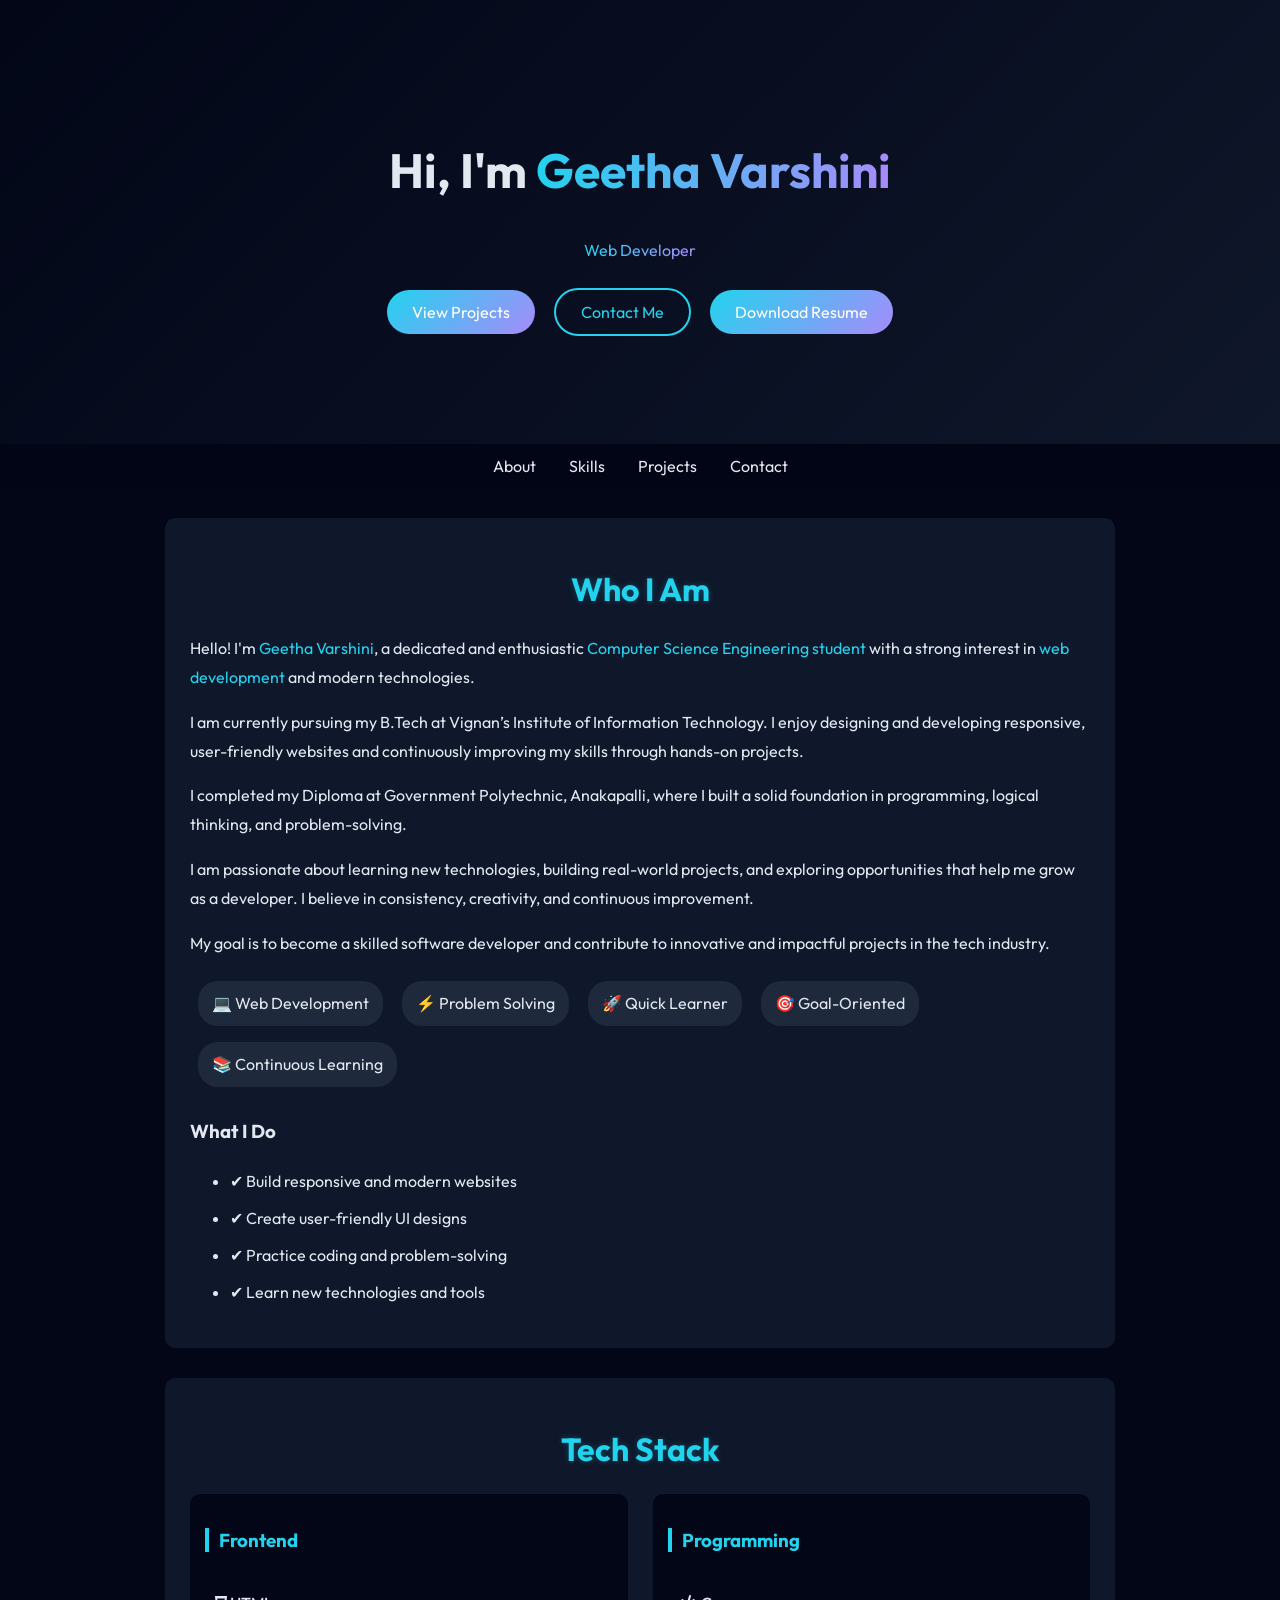
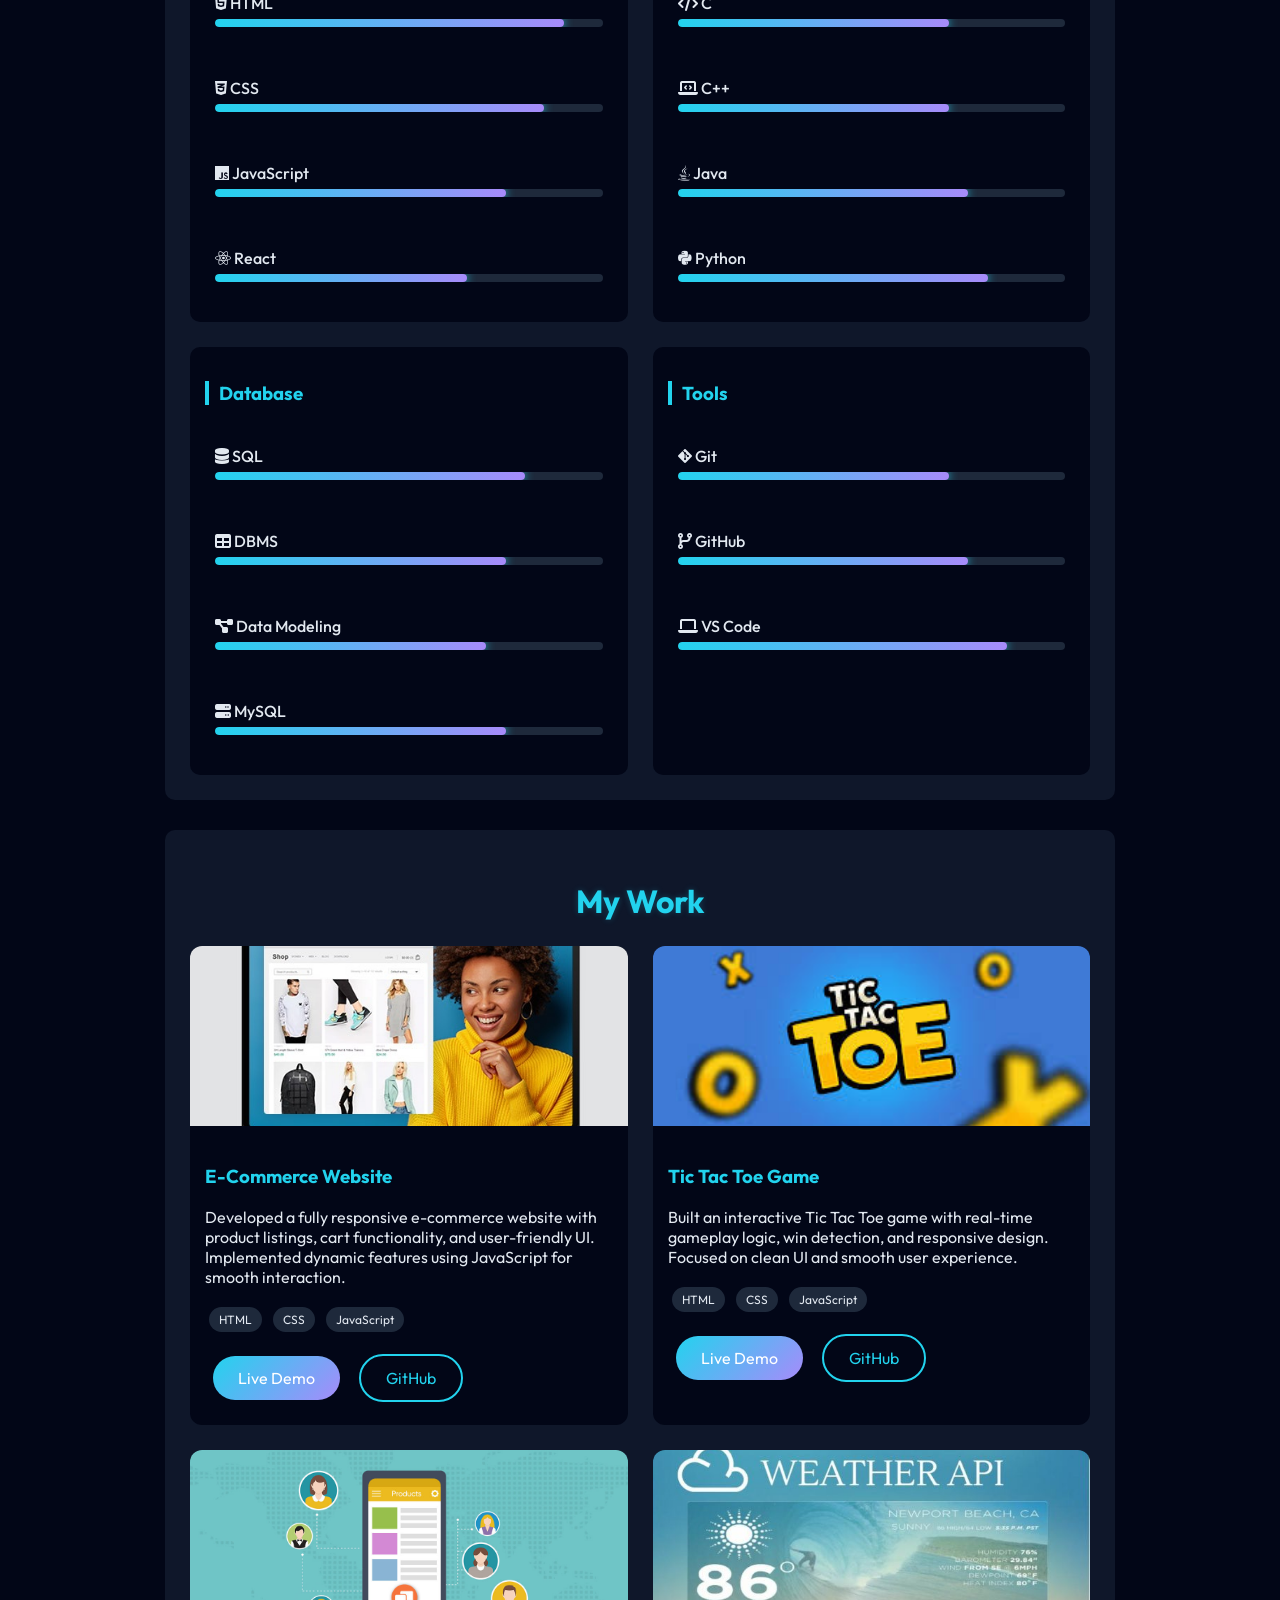
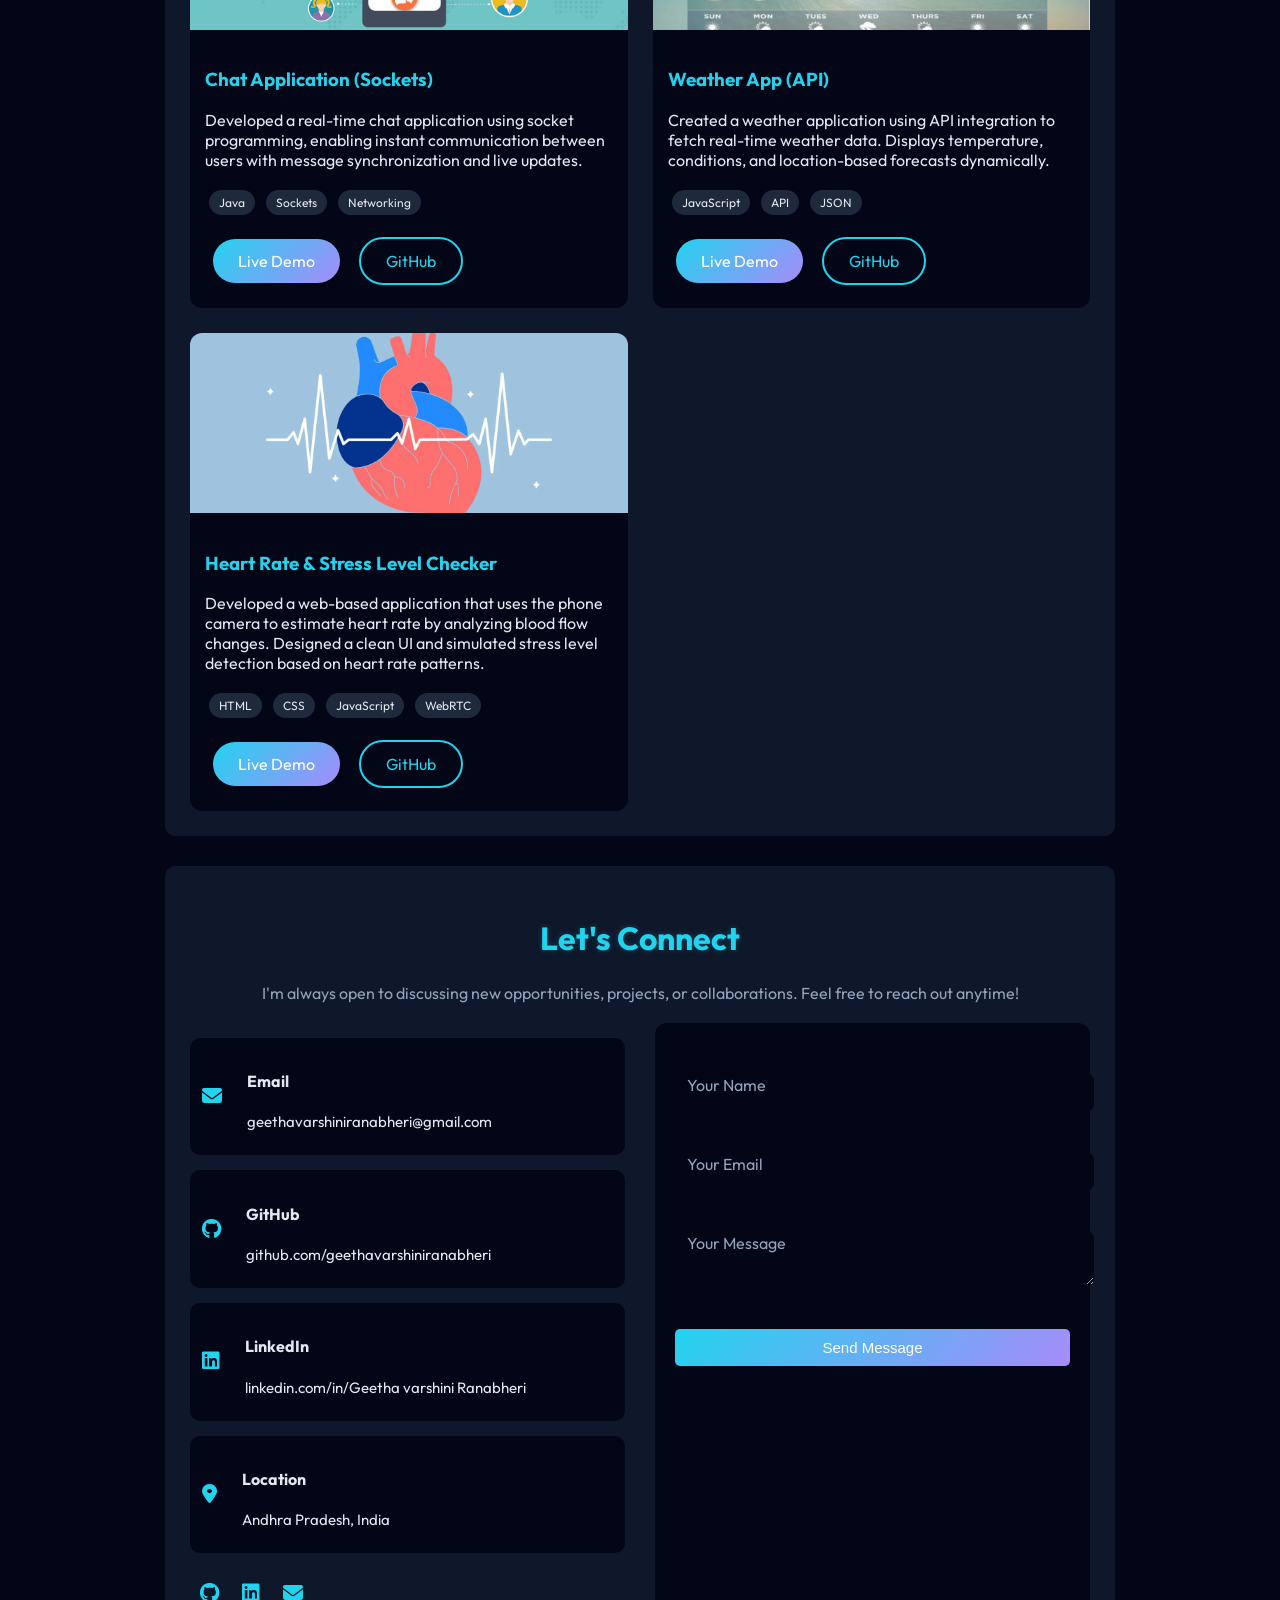
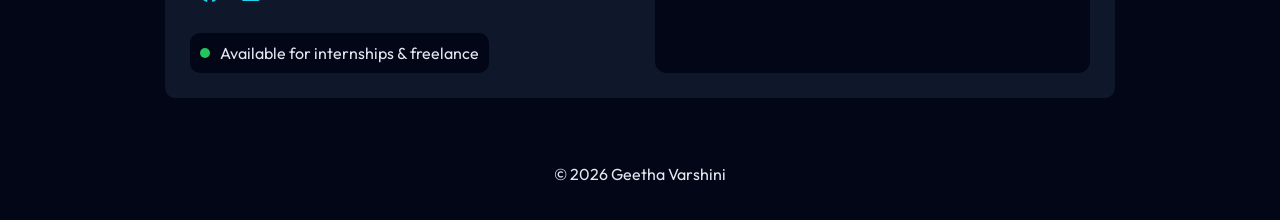
<file: index.html>
<!DOCTYPE html>
<html lang="en">
<head>
<meta charset="UTF-8">
<meta name="viewport" content="width=device-width, initial-scale=1.0">
<title>Geetha Varshini | Portfolio</title>

<link rel="stylesheet" href="style.css">

<link href="https://fonts.googleapis.com/css2?family=Outfit:wght@300;500;700&display=swap" rel="stylesheet">

<link rel="stylesheet" href="https://cdnjs.cloudflare.com/ajax/libs/font-awesome/6.5.0/css/all.min.css">
</head>

<body>

<!-- HERO -->
<section class="hero">
    <h1>Hi, I'm <span>Geetha Varshini</span></h1>
    <p><span id="typing"></span></p>

    <div class="buttons">
        <a href="#projects" class="btn">View Projects</a>
        <a href="#contact" class="btn outline">Contact Me</a>
        <a href="resume.pdf" download class="btn resume-btn">Download Resume</a>
    </div>
</section>

<!-- NAV -->
<nav>
    <a href="#about">About</a>
    <a href="#skills">Skills</a>
    <a href="#projects">Projects</a>
    <a href="#contact">Contact</a>
</nav>

<!-- ABOUT -->
<section id="about" class="card fade">
    <h2>Who I Am</h2>

    <div class="about-container">

        <p>
            Hello! I'm <span class="highlight">Geetha Varshini</span>, a dedicated and enthusiastic 
            <span class="highlight">Computer Science Engineering student</span> with a strong interest in 
            <span class="highlight">web development</span> and modern technologies.
        </p>

        <p>
            I am currently pursuing my B.Tech at Vignan’s Institute of Information Technology. 
            I enjoy designing and developing responsive, user-friendly websites and continuously 
            improving my skills through hands-on projects.
        </p>

        <p>
            I completed my Diploma at Government Polytechnic, Anakapalli, where I built a solid 
            foundation in programming, logical thinking, and problem-solving.
        </p>

        <p>
            I am passionate about learning new technologies, building real-world projects, and 
            exploring opportunities that help me grow as a developer. I believe in consistency, 
            creativity, and continuous improvement.
        </p>

        <p>
            My goal is to become a skilled software developer and contribute to innovative and 
            impactful projects in the tech industry.
        </p>

        <div class="about-points">
            <span>💻 Web Development</span>
            <span>⚡ Problem Solving</span>
            <span>🚀 Quick Learner</span>
            <span>🎯 Goal-Oriented</span>
            <span>📚 Continuous Learning</span>
        </div>

        <!-- EXTRA -->
        <div class="about-extra">
            <h3>What I Do</h3>
            <ul>
                <li>✔ Build responsive and modern websites</li>
                <li>✔ Create user-friendly UI designs</li>
                <li>✔ Practice coding and problem-solving</li>
                <li>✔ Learn new technologies and tools</li>
            </ul>
        </div>

    </div>
</section>

<section id="skills" class="card fade">
    <h2>Tech Stack</h2>

    <div class="skills-grid">

        <!-- ROW 1 -->
        <div class="skill-group">
            <h3>Frontend</h3>

            <div class="skill-box">
                <p><i class="fab fa-html5"></i> HTML</p>
                <div class="skill-bar"><span data-width="90%"></span></div>
            </div>

            <div class="skill-box">
                <p><i class="fab fa-css3-alt"></i> CSS</p>
                <div class="skill-bar"><span data-width="85%"></span></div>
            </div>

            <div class="skill-box">
                <p><i class="fab fa-js"></i> JavaScript</p>
                <div class="skill-bar"><span data-width="75%"></span></div>
            </div>

            <div class="skill-box">
                <p><i class="fab fa-react"></i> React</p>
                <div class="skill-bar"><span data-width="65%"></span></div>
            </div>
        </div>

        <div class="skill-group">
            <h3>Programming</h3>

            <div class="skill-box">
                <p><i class="fas fa-code"></i> C</p>
                <div class="skill-bar"><span data-width="70%"></span></div>
            </div>

            <div class="skill-box">
                <p><i class="fas fa-laptop-code"></i> C++</p>
                <div class="skill-bar"><span data-width="70%"></span></div>
            </div>

            <div class="skill-box">
                <p><i class="fab fa-java"></i> Java</p>
                <div class="skill-bar"><span data-width="75%"></span></div>
            </div>

            <div class="skill-box">
                <p><i class="fab fa-python"></i> Python</p>
                <div class="skill-bar"><span data-width="80%"></span></div>
            </div>
        </div>

        <!-- ROW 2 -->
        <div class="skill-group">
    <h3>Database</h3>

    <div class="skill-box">
        <p><i class="fas fa-database"></i> SQL</p>
        <div class="skill-bar"><span data-width="80%"></span></div>
    </div>

    <div class="skill-box">
        <p><i class="fas fa-table"></i> DBMS</p>
        <div class="skill-bar"><span data-width="75%"></span></div>
    </div>

    <div class="skill-box">
        <p><i class="fas fa-project-diagram"></i> Data Modeling</p>
        <div class="skill-bar"><span data-width="70%"></span></div>
    </div>

    <div class="skill-box">
        <p><i class="fas fa-server"></i> MySQL</p>
        <div class="skill-bar"><span data-width="75%"></span></div>
    </div>
</div>

        <div class="skill-group">
            <h3>Tools</h3>

            <div class="skill-box">
                <p><i class="fab fa-git-alt"></i> Git</p>
                <div class="skill-bar"><span data-width="70%"></span></div>
            </div>

            <div class="skill-box">
                <p><i class="fas fa-code-branch"></i> GitHub</p>
                <div class="skill-bar"><span data-width="75%"></span></div>
            </div>

            <div class="skill-box">
                <p><i class="fas fa-laptop"></i> VS Code</p>
                <div class="skill-bar"><span data-width="85%"></span></div>
            </div>
        </div>

    </div>
</section>

<!-- PROJECTS -->
<section id="projects" class="card fade">
    <h2>My Work</h2>

    <div class="projects-container">

        <!-- E-COMMERCE -->
        <div class="project-card">
            <img src="images/ecommerce-websites.jpg" alt="">

            <div class="project-content">
                <h3>E-Commerce Website</h3>
                <p>
                    Developed a fully responsive e-commerce website with product listings, cart functionality,
                    and user-friendly UI. Implemented dynamic features using JavaScript for smooth interaction.
                </p>

                <div class="tech-stack">
                    <span>HTML</span>
                    <span>CSS</span>
                    <span>JavaScript</span>
                </div>

                <div class="project-buttons">
                    <a href="#" class="btn">Live Demo</a>
                    <a href="#" class="btn outline">GitHub</a>
                </div>
            </div>
        </div>

        <!-- TIC TAC TOE -->
        <div class="project-card">
            <img src="images/tic-tac-toe-2.jpeg" alt="">

            <div class="project-content">
                <h3>Tic Tac Toe Game</h3>
                <p>
                    Built an interactive Tic Tac Toe game with real-time gameplay logic, win detection,
                    and responsive design. Focused on clean UI and smooth user experience.
                </p>

                <div class="tech-stack">
                    <span>HTML</span>
                    <span>CSS</span>
                    <span>JavaScript</span>
                </div>

                <div class="project-buttons">
                    <a href="#" class="btn">Live Demo</a>
                    <a href="#" class="btn outline">GitHub</a>
                </div>
            </div>
        </div>

        <!-- CHAT APPLICATION -->
        <div class="project-card">
            <img src="images/chat_application.jpg" alt="">

            <div class="project-content">
                <h3>Chat Application (Sockets)</h3>
                <p>
                    Developed a real-time chat application using socket programming, enabling instant
                    communication between users with message synchronization and live updates.
                </p>

                <div class="tech-stack">
                    <span>Java</span>
                    <span>Sockets</span>
                    <span>Networking</span>
                </div>

                <div class="project-buttons">
                    <a href="#" class="btn">Live Demo</a>
                    <a href="#" class="btn outline">GitHub</a>
                </div>
            </div>
        </div>

        <!-- WEATHER APP -->
        <div class="project-card">
            <img src="images/weather_api.jpeg" alt="">

            <div class="project-content">
                <h3>Weather App (API)</h3>
                <p>
                    Created a weather application using API integration to fetch real-time weather data.
                    Displays temperature, conditions, and location-based forecasts dynamically.
                </p>

                <div class="tech-stack">
                    <span>JavaScript</span>
                    <span>API</span>
                    <span>JSON</span>
                </div>

                <div class="project-buttons">
                    <a href="#" class="btn">Live Demo</a>
                    <a href="#" class="btn outline">GitHub</a>
                </div>
            </div>
        </div>

        <!-- HEART RATE & STRESS CHECKER -->
<div class="project-card">
    <img src="images/heart_rate_and_stress.webp" alt="Heart Rate Checker">

    <div class="project-content">
        <h3>Heart Rate & Stress Level Checker</h3>
        <p>
            Developed a web-based application that uses the phone camera to estimate heart rate
            by analyzing blood flow changes. Designed a clean UI and simulated stress level
            detection based on heart rate patterns.
        </p>

        <div class="tech-stack">
            <span>HTML</span>
            <span>CSS</span>
            <span>JavaScript</span>
            <span>WebRTC</span>
        </div>

        <div class="project-buttons">
            <a href="#" class="btn">Live Demo</a>
            <a href="#" class="btn outline">GitHub</a>
        </div>
    </div>
</div>

    </div>
</section>

<!-- CONTACT -->
<section id="contact" class="card fade">
    <h2>Let's Connect</h2>

    <p class="contact-subtext">
        I'm always open to discussing new opportunities, projects, or collaborations.
        Feel free to reach out anytime!
    </p>

    <div class="contact-container">

        <!-- LEFT SIDE -->
        <div class="contact-info">

            <div class="info-box">
                <a href="mailto:geethavarshiniranabheri@gmail.com" target="_blank">
                <i class="fas fa-envelope"></i>
                </a>
                <div>
                    <h4>Email</h4>
                    <p>geethavarshiniranabheri@gmail.com</p>
                </div>
            </div>

            <div class="info-box">
                <a href="https://github.com/geethavarshiniranabheri-cloud" target="_blank">
                <i class="fab fa-github"></i>
                </a>
                <div>
                    <h4>GitHub</h4>
                    <p>github.com/geethavarshiniranabheri</p>
                </div>
            </div>

            <div class="info-box">
                <a href="https://www.linkedin.com/in/geetha-varshini-ranabheri-589a90342?utm_source=share_via&utm_content=profile&utm_medium=member_android" target="_blank">
                <i class="fab fa-linkedin"></i>
                </a>
                <div>
                    <h4>LinkedIn</h4>
                    <p>linkedin.com/in/Geetha varshini Ranabheri</p>
                </div>
            </div>

            <div class="info-box">
                <i class="fas fa-map-marker-alt"></i>
                <div>
                    <h4>Location</h4>
                    <p>Andhra Pradesh, India</p>
                </div>
            </div>

            <!-- SOCIAL ICONS -->
            <div class="social-icons">
                <i class="fab fa-github"></i>
                <i class="fab fa-linkedin"></i>
                <i class="fas fa-envelope"></i>
            </div>

            <!-- STATUS -->
            <div class="availability">
                <span class="dot"></span>
                Available for internships & freelance
            </div>

        </div>

        <!-- RIGHT SIDE FORM -->
        <form id="contactForm" class="contact-form">

            <div class="input-group">
                <input type="text" required>
                <label>Your Name</label>
            </div>

            <div class="input-group">
                <input type="email" required>
                <label>Your Email</label>
            </div>

            <div class="input-group">
                <textarea required></textarea>
                <label>Your Message</label>
            </div>

            <button type="submit">Send Message</button>
        </form>

    </div>
</section>

<footer>
    <p>© 2026 Geetha Varshini</p>
</footer>

<script src="script.js"></script>

</body>
</html>
</file>
<file: style.css>
html {
    scroll-behavior: smooth;
}

/* GLOBAL */
body {
    margin: 0;
    font-family: 'Outfit', sans-serif;
    background: #020617;
    color: #e2e8f0;
}

/* HERO */
.hero {
    text-align: center;
    padding: 100px 20px;
    background: linear-gradient(135deg, #020617, #0f172a);
}

.hero h1 {
    font-size: 48px;
}

/* .hero span {
    color: #22d3ee;
    text-shadow: 0 0 10px #22d3ee;
} */

.hero span {
    background: linear-gradient(90deg, #22d3ee, #a78bfa);
    -webkit-background-clip: text;
    -webkit-text-fill-color: transparent;
}

#typing {
    color: #a78bfa;
}

/* NAV */
nav {
    text-align: center;
    padding: 12px;
    background: rgba(2, 6, 23, 0.8);
    backdrop-filter: blur(10px);
    position: sticky;
    top: 0;
    z-index: 1000;
}

nav a {
    color: #e2e8f0;
    margin: 15px;
    text-decoration: none;
    position: relative;
}

nav a:hover {
    color: #22d3ee;
}

nav a::after {
    content: "";
    position: absolute;
    width: 0%;
    height: 2px;
    left: 0;
    bottom: -5px;
    background: #22d3ee;
    transition: 0.3s;
}

nav a:hover::after {
    width: 100%;
}

/* CARDS */
.card {
    background: #0f172a;
    margin: 30px auto;
    padding: 25px;
    max-width: 900px;
    border-radius: 10px;
    transition: 0.3s;
}

.card:hover {
    transform: translateY(-5px);
}

/* ABOUT */
.about-container {
    line-height: 1.8;
}

.highlight {
    color: #22d3ee;
}

.about-points span {
    display: inline-block;
    margin: 8px;
    padding: 8px 14px;
    background: #1e293b;
    border-radius: 20px;
    transition: 0.3s;
}

.about-points span:hover {
    background: #22d3ee;
    color: #020617;
}

.about-extra {
    margin-top: 20px;
}

.about-extra li {
    margin: 8px 0;
}

/* SKILLS */
.skills span {
    display: inline-block;
    margin: 10px;
    padding: 10px 15px;
    background: #1e293b;
    border-radius: 20px;
    transition: 0.3s;
}

/* SKILLS UPGRADE */
.skills-container {
    margin-top: 20px;
}

.skill-box {
    margin: 15px 0;
}

.skill-box p {
    margin-bottom: 5px;
    font-weight: 500;
}

.skill-bar {
    width: 100%;
    height: 8px;
    background: #1e293b;
    border-radius: 10px;
    overflow: hidden;
}

.skill-bar span {
    display: block;
    height: 100%;
    background: linear-gradient(90deg, #22d3ee, #a78bfa);
    border-radius: 10px;
    width: 0;
    transition: 1.5s ease;
}

/* SKILLS UPGRADE */
.skill-category {
    margin-top: 25px;
    color: #22d3ee;
    font-size: 18px;
    border-left: 4px solid #22d3ee;
    padding-left: 10px;
}

.skill-box {
    margin: 15px 0;
    padding: 10px;
    border-radius: 10px;
    transition: 0.3s;
}

.skill-box:hover {
    background: #020617;
    transform: scale(1.02);
    box-shadow: 0 0 10px rgba(34, 211, 238, 0.3);
}

.skill-box p {
    margin-bottom: 6px;
    font-weight: 500;
}

.skill-bar {
    width: 100%;
    height: 8px;
    background: #1e293b;
    border-radius: 10px;
    overflow: hidden;
}

.skill-bar span {
    display: block;
    height: 100%;
    width: 0;
    background: linear-gradient(90deg, #22d3ee, #a78bfa);
    border-radius: 10px;
    box-shadow: 0 0 10px #22d3ee;
    transition: width 1.5s ease;
}

/* GRID FOR GROUPS */
.skills-grid {
    display: grid;
    grid-template-columns: repeat(2, 1fr);
    gap: 25px;
}

/* EACH GROUP */
.skill-group {
    background: #020617;
    padding: 15px;
    border-radius: 10px;
    transition: 0.3s;
}

.skill-group:hover {
    transform: translateY(-5px);
    box-shadow: 0 0 15px rgba(34, 211, 238, 0.3);
}

/* HEADINGS */
.skill-group h3 {
    color: #22d3ee;
    margin-bottom: 10px;
    border-left: 4px solid #22d3ee;
    padding-left: 10px;
}

/* MOBILE */
@media (max-width: 768px) {
    .skills-grid {
        grid-template-columns: 1fr;
    }
}

/* animate on scroll */
.fade.show .skill-bar span {
    width: inherit;
}

.skills span:hover {
    background: #22d3ee;
    color: #020617;
}

/* PROJECTS */
.project img {
    width: 100%;
    border-radius: 10px;
}

/* PROJECT GRID */
.projects-container {
    display: grid;
    grid-template-columns: repeat(2, 1fr);
    gap: 25px;
}

/* CARD */
.project-card {
    background: #020617;
    border-radius: 12px;
    overflow: hidden;
    transition: 0.4s;
    position: relative;
}

/* HOVER EFFECT */
.project-card:hover {
    transform: translateY(-10px) scale(1.03);
    box-shadow: 0 0 25px rgba(34, 211, 238, 0.4);
}

/* IMAGE */
.project-card img {
    width: 100%;
    height: 180px;
    object-fit: cover;
    transition: 0.4s;
}

.project-card:hover img {
    transform: scale(1.1);
}

/* CONTENT */
.project-content {
    padding: 15px;
}

.project-content h3 {
    color: #22d3ee;
}

/* TECH TAGS */
.tech-stack {
    margin: 10px 0;
}

.tech-stack span {
    display: inline-block;
    background: #1e293b;
    padding: 5px 10px;
    margin: 4px;
    border-radius: 15px;
    font-size: 12px;
}

.tech-stack span:hover {
    background: #22d3ee;
    color: #020617;
}

/* BUTTONS */
.project-buttons {
    margin-top: 10px;
}

/* MOBILE */
@media (max-width: 768px) {
    .projects-container {
        grid-template-columns: 1fr;
    }
}

/* BUTTONS */
.buttons {
    margin-top: 20px;
}

.btn {
    background: linear-gradient(135deg, #22d3ee, #a78bfa);
    padding: 12px 25px;
    border-radius: 30px;
    text-decoration: none;
    color: white;
    margin: 8px;
    display: inline-block;
    transition: 0.3s;
    cursor: pointer;
}

.btn:hover {
    background: linear-gradient(135deg, #06b6d4, #9333ea);
    transform: translateY(-4px) scale(1.05);
    box-shadow: 0 0 15px #22d3ee;
}

.outline {
    border: 2px solid #22d3ee;
    background: transparent;
    color: #22d3ee;
}

.outline:hover {
    background: #22d3ee;
    color: #020617;
}

/* FORM */
input, textarea {
    width: 100%;
    margin: 10px 0;
    padding: 10px;
    border-radius: 5px;
    border: none;
}

button {
    background: linear-gradient(135deg, #22d3ee, #a78bfa);
    border: none;
    padding: 10px;
    color: white;
    border-radius: 5px;
}

button:hover {
    background: linear-gradient(135deg, #06b6d4, #9333ea);
}

/* SCROLL ANIMATION */
.fade {
    opacity: 0;
    transform: translateY(30px);
    transition: 0.8s;
}

.fade.show {
    opacity: 1;
    transform: translateY(0);
}

/* FOOTER */
footer {
    text-align: center;
    padding: 20px;
}

/* CONTACT LAYOUT */
.contact-container {
    display: grid;
    grid-template-columns: 1fr 1fr;
    gap: 30px;
    margin-top: 20px;
}

/* LEFT SIDE */
.contact-info p {
    margin: 12px 0;
    font-size: 15px;
}

.contact-info i {
    margin-right: 10px;
    color: #22d3ee;
}

.contact-extra {
    margin-top: 20px;
    padding: 10px;
    background: #020617;
    border-radius: 10px;
}

/* FORM */
.contact-form input,
.contact-form textarea {
    width: 100%;
    padding: 12px;
    margin: 10px 0;
    border-radius: 8px;
    border: none;
    background: #020617;
    color: #e2e8f0;
    outline: none;
    transition: 0.3s;
}

/* FOCUS EFFECT */
.contact-form input:focus,
.contact-form textarea:focus {
    box-shadow: 0 0 10px #22d3ee;
}

/* BUTTON */
.contact-form button {
    width: 100%;
    margin-top: 10px;
    font-size: 15px;
}

/* HOVER */
.contact-form button:hover {
    transform: scale(1.03);
}

/* MOBILE */
@media (max-width: 768px) {
    .contact-container {
        grid-template-columns: 1fr;
    }
}

/* INPUT GROUP */
.input-group {
    position: relative;
    margin: 20px 0;
}

/* INPUT STYLE */
.input-group input,
.input-group textarea {
    width: 100%;
    padding: 12px;
    background: #020617;
    border: none;
    border-radius: 8px;
    color: #e2e8f0;
    outline: none;
    transition: 0.3s;
}

/* LABEL FLOAT */
.input-group label {
    position: absolute;
    left: 12px;
    top: 12px;
    color: #94a3b8;
    pointer-events: none;
    transition: 0.3s;
}

/* FLOAT EFFECT */
.input-group input:focus + label,
.input-group input:valid + label,
.input-group textarea:focus + label,
.input-group textarea:valid + label {
    top: -10px;
    left: 8px;
    font-size: 12px;
    color: #22d3ee;
}

/* INPUT FOCUS EFFECT */
.input-group input:focus,
.input-group textarea:focus {
    box-shadow: 0 0 12px #22d3ee;
    transform: scale(1.02);
}

/* BUTTON RIPPLE EFFECT */
.contact-form button {
    position: relative;
    overflow: hidden;
}

.contact-form button::after {
    content: "";
    position: absolute;
    width: 0;
    height: 0;
    background: rgba(255,255,255,0.3);
    border-radius: 50%;
    top: 50%;
    left: 50%;
    transform: translate(-50%, -50%);
    transition: 0.5s;
}

.contact-form button:active::after {
    width: 200px;
    height: 200px;
    opacity: 0;
}

/* CONTACT CARD HOVER */
.contact-container {
    transition: 0.4s;
}

.contact-container:hover {
    transform: translateY(-5px);
}

/* ICON ANIMATION */
.contact-info i {
    transition: 0.3s;
}

.contact-info p:hover i {
    transform: scale(1.3) rotate(10deg);
    color: #a78bfa;
}

/* SUBTEXT */
.contact-subtext {
    text-align: center;
    margin-bottom: 20px;
    color: #94a3b8;
}

/* INFO BOX */
.info-box {
    display: flex;
    align-items: center;
    gap: 15px;
    margin: 15px 0;
    padding: 12px;
    background: #020617;
    border-radius: 10px;
    transition: 0.3s;
}

.info-box:hover {
    transform: translateX(8px);
    box-shadow: 0 0 15px rgba(34, 211, 238, 0.3);
}

.info-box i {
    font-size: 20px;
    color: #22d3ee;
}

/* SOCIAL ICONS */
.social-icons {
    margin-top: 20px;
}

.social-icons i {
    font-size: 20px;
    margin: 10px;
    cursor: pointer;
    transition: 0.3s;
}

.social-icons i:hover {
    color: #22d3ee;
    transform: scale(1.3);
}

/* AVAILABILITY */
.availability {
    margin-top: 20px;
    padding: 10px;
    background: #020617;
    border-radius: 10px;
    display: inline-flex;
    align-items: center;
    gap: 10px;
}

.dot {
    width: 10px;
    height: 10px;
    background: #22c55e;
    border-radius: 50%;
    animation: blink 1.5s infinite;
}

@keyframes blink {
    0%, 100% { opacity: 1; }
    50% { opacity: 0.3; }
}

/* FORM ANIMATION IMPROVE */
.contact-form {
    background: #020617;
    padding: 20px;
    border-radius: 12px;
    transition: 0.3s;
}

.contact-form:hover {
    box-shadow: 0 0 20px rgba(34, 211, 238, 0.3);
}

/* MOBILE */
@media (max-width: 768px) {
    .contact-container {
        grid-template-columns: 1fr;
    }
}

.social-links a {
    display: inline-flex;
    margin: 10px;
    font-size: 22px;
    color: #e2e8f0;
    padding: 10px;
    border-radius: 50%;
    background: #020617;
    transition: 0.3s;
}

.social-links a:hover {
    color: #22d3ee;
    transform: translateY(-5px) scale(1.1);
    box-shadow: 0 0 15px rgba(34, 211, 238, 0.4);
}

section h2 {
    text-align: center;
    font-size: 32px;
    margin-bottom: 25px;
    color: #22d3ee;
    font-weight: 700;
    text-shadow: 0 0 6px rgba(34, 211, 238, 0.25);
}

section h2 {
    transition: 0.3s ease;
}

section h2:hover {
    text-shadow: 0 0 12px rgba(34, 211, 238, 0.5);
    transform: scale(1.02);
}
</file>
